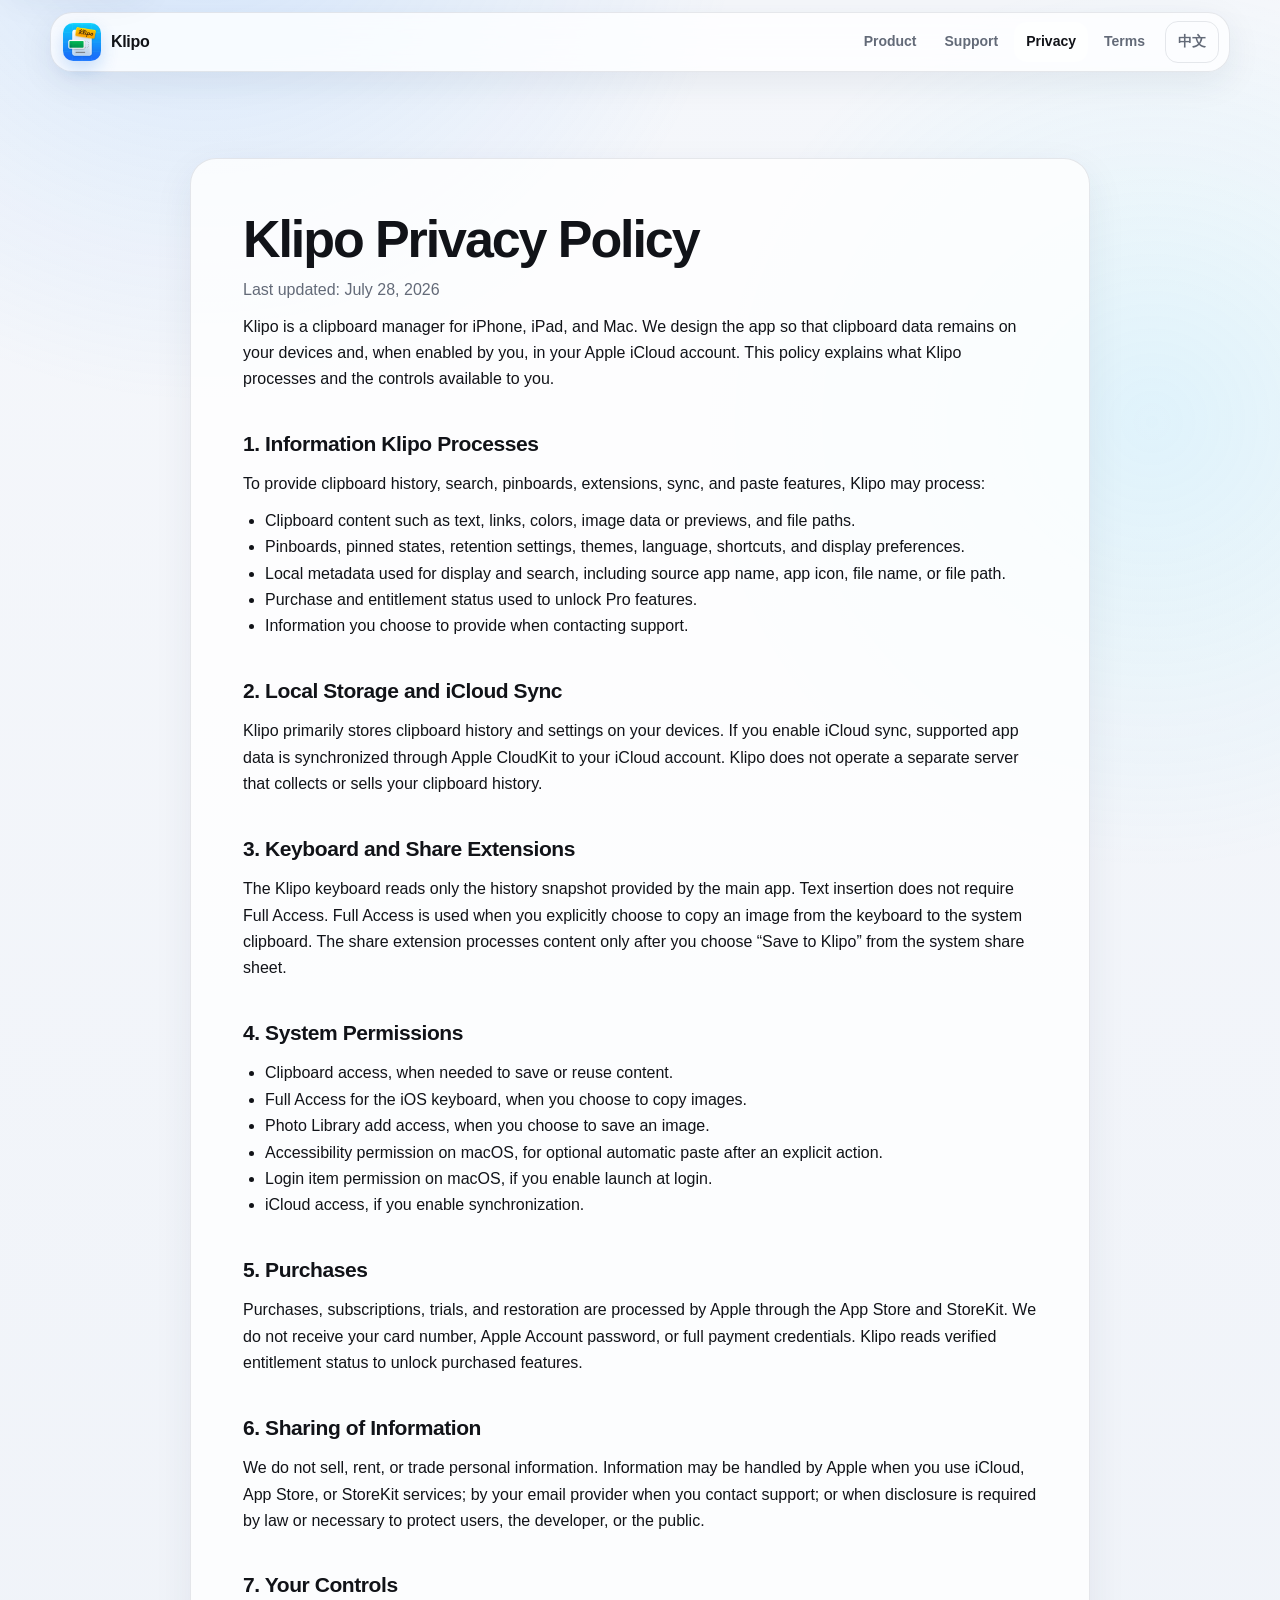
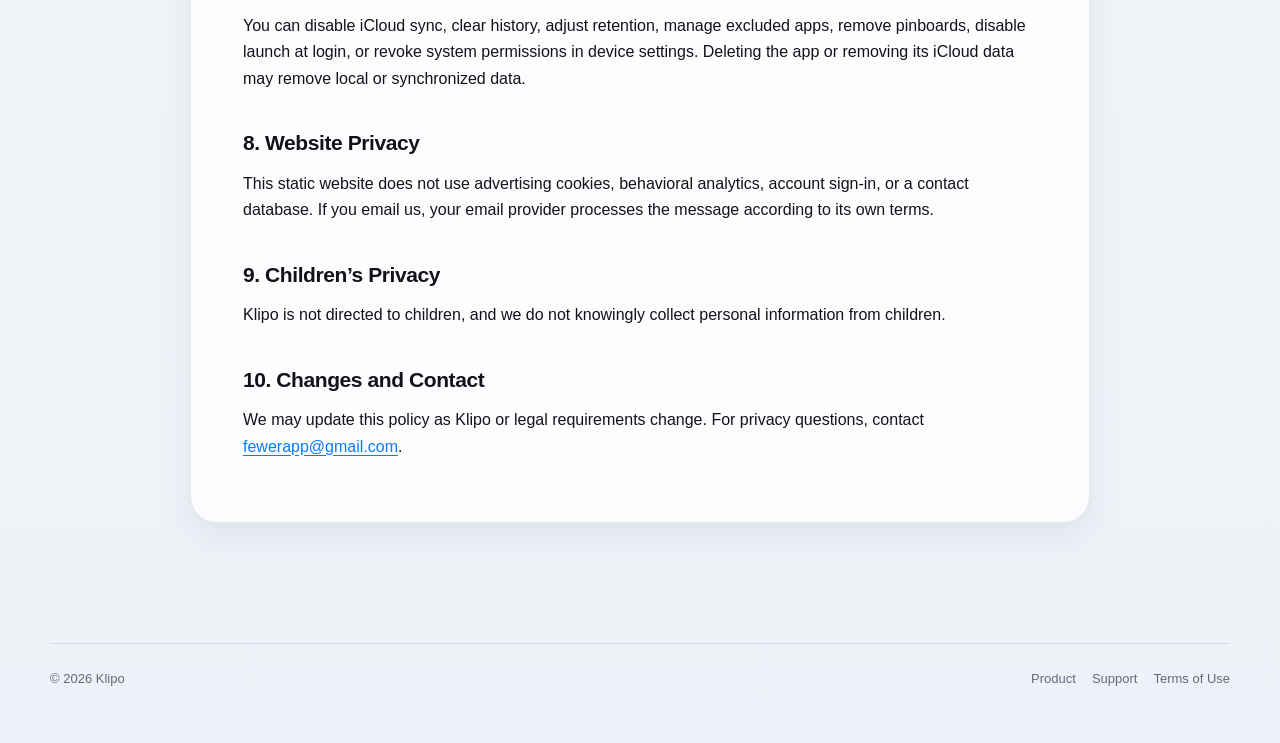
<file: privacy-policy.html>
<!doctype html>
<html lang="en" data-lang="en">
<head>
  <meta charset="utf-8">
  <meta name="viewport" content="width=device-width, initial-scale=1">
  <meta name="description" content="Klipo Privacy Policy">
  <meta name="theme-color" content="#0a7cff">
  <title>Klipo Privacy Policy</title>
  <link rel="icon" type="image/png" sizes="1024x1024" href="assets/app-icon.png?v=20260811">
  <link rel="shortcut icon" type="image/png" href="assets/app-icon.png?v=20260811">
  <link rel="apple-touch-icon" href="assets/app-icon.png?v=20260811">
  <link rel="stylesheet" href="assets/site.css?v=20260811-5">
  <script>
    try {
      document.documentElement.dataset.lang = localStorage.getItem("klipo-site-language") || (navigator.language.toLowerCase().startsWith("zh") ? "zh" : "en");
    } catch (_) {}
  </script>
</head>
<body data-title-zh="Klipo 隐私政策" data-title-en="Klipo Privacy Policy">
  <a class="skip-link" href="#main"><span data-lang="zh">跳到主要内容</span><span data-lang="en">Skip to content</span></a>
  <header class="site-header"><nav class="nav-shell" aria-label="Primary navigation"><a class="brand" href="index.html" aria-label="Klipo home"><img src="assets/app-icon.png?v=20260811" alt="" width="38" height="38"><span>Klipo</span></a><div class="nav-links"><a class="nav-link" href="index.html"><span data-lang="zh">产品</span><span data-lang="en">Product</span></a><a class="nav-link" href="support.html"><span data-lang="zh">支持</span><span data-lang="en">Support</span></a><a class="nav-link" href="privacy-policy.html" aria-current="page"><span data-lang="zh">隐私</span><span data-lang="en">Privacy</span></a><a class="nav-link" href="terms-of-use.html"><span data-lang="zh">条款</span><span data-lang="en">Terms</span></a><button class="language-toggle" type="button" data-language-toggle aria-label="切换到中文">中文</button></div></nav></header>
  <main id="main" class="legal-shell">
    <article class="legal-card">
      <h1><span data-lang="zh">Klipo 隐私政策</span><span data-lang="en">Klipo Privacy Policy</span></h1>
      <p class="legal-meta"><span data-lang="zh">最后更新：2026 年 7 月 28 日</span><span data-lang="en">Last updated: July 28, 2026</span></p>

      <div data-lang="en">
        <p>Klipo is a clipboard manager for iPhone, iPad, and Mac. We design the app so that clipboard data remains on your devices and, when enabled by you, in your Apple iCloud account. This policy explains what Klipo processes and the controls available to you.</p>
        <h2>1. Information Klipo Processes</h2>
        <p>To provide clipboard history, search, pinboards, extensions, sync, and paste features, Klipo may process:</p>
        <ul><li>Clipboard content such as text, links, colors, image data or previews, and file paths.</li><li>Pinboards, pinned states, retention settings, themes, language, shortcuts, and display preferences.</li><li>Local metadata used for display and search, including source app name, app icon, file name, or file path.</li><li>Purchase and entitlement status used to unlock Pro features.</li><li>Information you choose to provide when contacting support.</li></ul>
        <h2>2. Local Storage and iCloud Sync</h2>
        <p>Klipo primarily stores clipboard history and settings on your devices. If you enable iCloud sync, supported app data is synchronized through Apple CloudKit to your iCloud account. Klipo does not operate a separate server that collects or sells your clipboard history.</p>
        <h2>3. Keyboard and Share Extensions</h2>
        <p>The Klipo keyboard reads only the history snapshot provided by the main app. Text insertion does not require Full Access. Full Access is used when you explicitly choose to copy an image from the keyboard to the system clipboard. The share extension processes content only after you choose “Save to Klipo” from the system share sheet.</p>
        <h2>4. System Permissions</h2>
        <ul><li>Clipboard access, when needed to save or reuse content.</li><li>Full Access for the iOS keyboard, when you choose to copy images.</li><li>Photo Library add access, when you choose to save an image.</li><li>Accessibility permission on macOS, for optional automatic paste after an explicit action.</li><li>Login item permission on macOS, if you enable launch at login.</li><li>iCloud access, if you enable synchronization.</li></ul>
        <h2>5. Purchases</h2>
        <p>Purchases, subscriptions, trials, and restoration are processed by Apple through the App Store and StoreKit. We do not receive your card number, Apple Account password, or full payment credentials. Klipo reads verified entitlement status to unlock purchased features.</p>
        <h2>6. Sharing of Information</h2>
        <p>We do not sell, rent, or trade personal information. Information may be handled by Apple when you use iCloud, App Store, or StoreKit services; by your email provider when you contact support; or when disclosure is required by law or necessary to protect users, the developer, or the public.</p>
        <h2>7. Your Controls</h2>
        <p>You can disable iCloud sync, clear history, adjust retention, manage excluded apps, remove pinboards, disable launch at login, or revoke system permissions in device settings. Deleting the app or removing its iCloud data may remove local or synchronized data.</p>
        <h2>8. Website Privacy</h2>
        <p>This static website does not use advertising cookies, behavioral analytics, account sign-in, or a contact database. If you email us, your email provider processes the message according to its own terms.</p>
        <h2>9. Children’s Privacy</h2>
        <p>Klipo is not directed to children, and we do not knowingly collect personal information from children.</p>
        <h2>10. Changes and Contact</h2>
        <p>We may update this policy as Klipo or legal requirements change. For privacy questions, contact <a href="mailto:fewerapp@gmail.com">fewerapp@gmail.com</a>.</p>
      </div>

      <div data-lang="zh">
        <p>Klipo 轻贴是一款适用于 iPhone、iPad 与 Mac 的剪贴板管理工具。我们将产品设计为：剪贴内容保留在你的设备中，并仅在你主动开启后同步到你的 Apple iCloud 账户。本政策说明轻贴处理哪些信息以及你拥有的控制方式。</p>
        <h2>1. 轻贴处理的信息</h2>
        <p>为提供剪贴历史、搜索、固定板、系统扩展、同步与粘贴功能，轻贴可能处理：</p>
        <ul><li>文字、链接、颜色、图片数据或预览、文件路径等剪贴内容。</li><li>固定板、固定状态、保留期限、主题、语言、快捷键和显示偏好。</li><li>用于展示与搜索的本机元数据，例如来源 App 名称、图标、文件名或路径。</li><li>用于解锁 Pro 功能的购买与权益状态。</li><li>你在联系支持时主动提供的信息。</li></ul>
        <h2>2. 本机存储与 iCloud 同步</h2>
        <p>轻贴主要在你的设备上保存历史与设置。开启 iCloud 同步后，支持的数据会通过 Apple CloudKit 同步到你的 iCloud 账户。轻贴不运营收集或出售剪贴历史的独立服务器。</p>
        <h2>3. 键盘与分享扩展</h2>
        <p>Klipo 键盘仅读取主 App 提供的历史快照。插入文字不需要“完全访问”；仅当你主动选择从键盘复制图片到系统剪贴板时使用该权限。分享扩展仅在你从系统分享菜单主动选择“保存到 Klipo”后处理该次分享内容。</p>
        <h2>4. 系统权限</h2>
        <ul><li>在保存或重新使用内容时需要的剪贴板访问。</li><li>从 iOS 键盘复制图片时需要的“完全访问”。</li><li>主动保存图片时需要的照片图库添加权限。</li><li>Mac 上执行可选自动粘贴时需要的辅助功能权限。</li><li>你开启登录时启动后使用的 Mac 登录项权限。</li><li>你开启同步后使用的 iCloud 权限。</li></ul>
        <h2>5. 购买</h2>
        <p>购买、订阅、试用与恢复购买由 Apple 通过 App Store 和 StoreKit 处理。我们不会收到你的银行卡号、Apple 账户密码或完整付款凭据。轻贴仅读取经过验证的权益状态以解锁已购买功能。</p>
        <h2>6. 信息共享</h2>
        <p>我们不会出售、出租或交易个人信息。使用 iCloud、App Store 或 StoreKit 时，相关信息可能由 Apple 处理；联系支持时由你的邮件服务商处理；法律要求或保护用户、开发者与公众安全时可能依法披露。</p>
        <h2>7. 你的控制</h2>
        <p>你可以关闭 iCloud 同步、清空历史、调整保留期限、管理排除 App、删除固定板、关闭登录时启动，或在系统设置中撤销权限。删除 App 或移除其 iCloud 数据可能会删除本机或同步数据。</p>
        <h2>8. 网站隐私</h2>
        <p>本静态网站不使用广告 Cookie、行为分析、账户登录或联系数据库。如果你发送邮件，邮件将由你所使用的邮件服务商依据其条款处理。</p>
        <h2>9. 儿童隐私</h2>
        <p>轻贴并非面向儿童设计，我们不会故意收集儿童的个人信息。</p>
        <h2>10. 变更与联系</h2>
        <p>我们可能随轻贴功能或法律要求变化更新本政策。如有隐私问题，请联系 <a href="mailto:fewerapp@gmail.com">fewerapp@gmail.com</a>。</p>
      </div>
    </article>
  </main>
  <footer class="site-footer"><div class="footer-shell"><span>© <span data-current-year></span> Klipo</span><div class="footer-links"><a href="index.html"><span data-lang="zh">产品</span><span data-lang="en">Product</span></a><a href="support.html"><span data-lang="zh">支持</span><span data-lang="en">Support</span></a><a href="terms-of-use.html"><span data-lang="zh">用户协议</span><span data-lang="en">Terms of Use</span></a></div></div></footer>
  <script src="assets/site.js?v=20260811-2"></script>
</body>
</html>
</file>
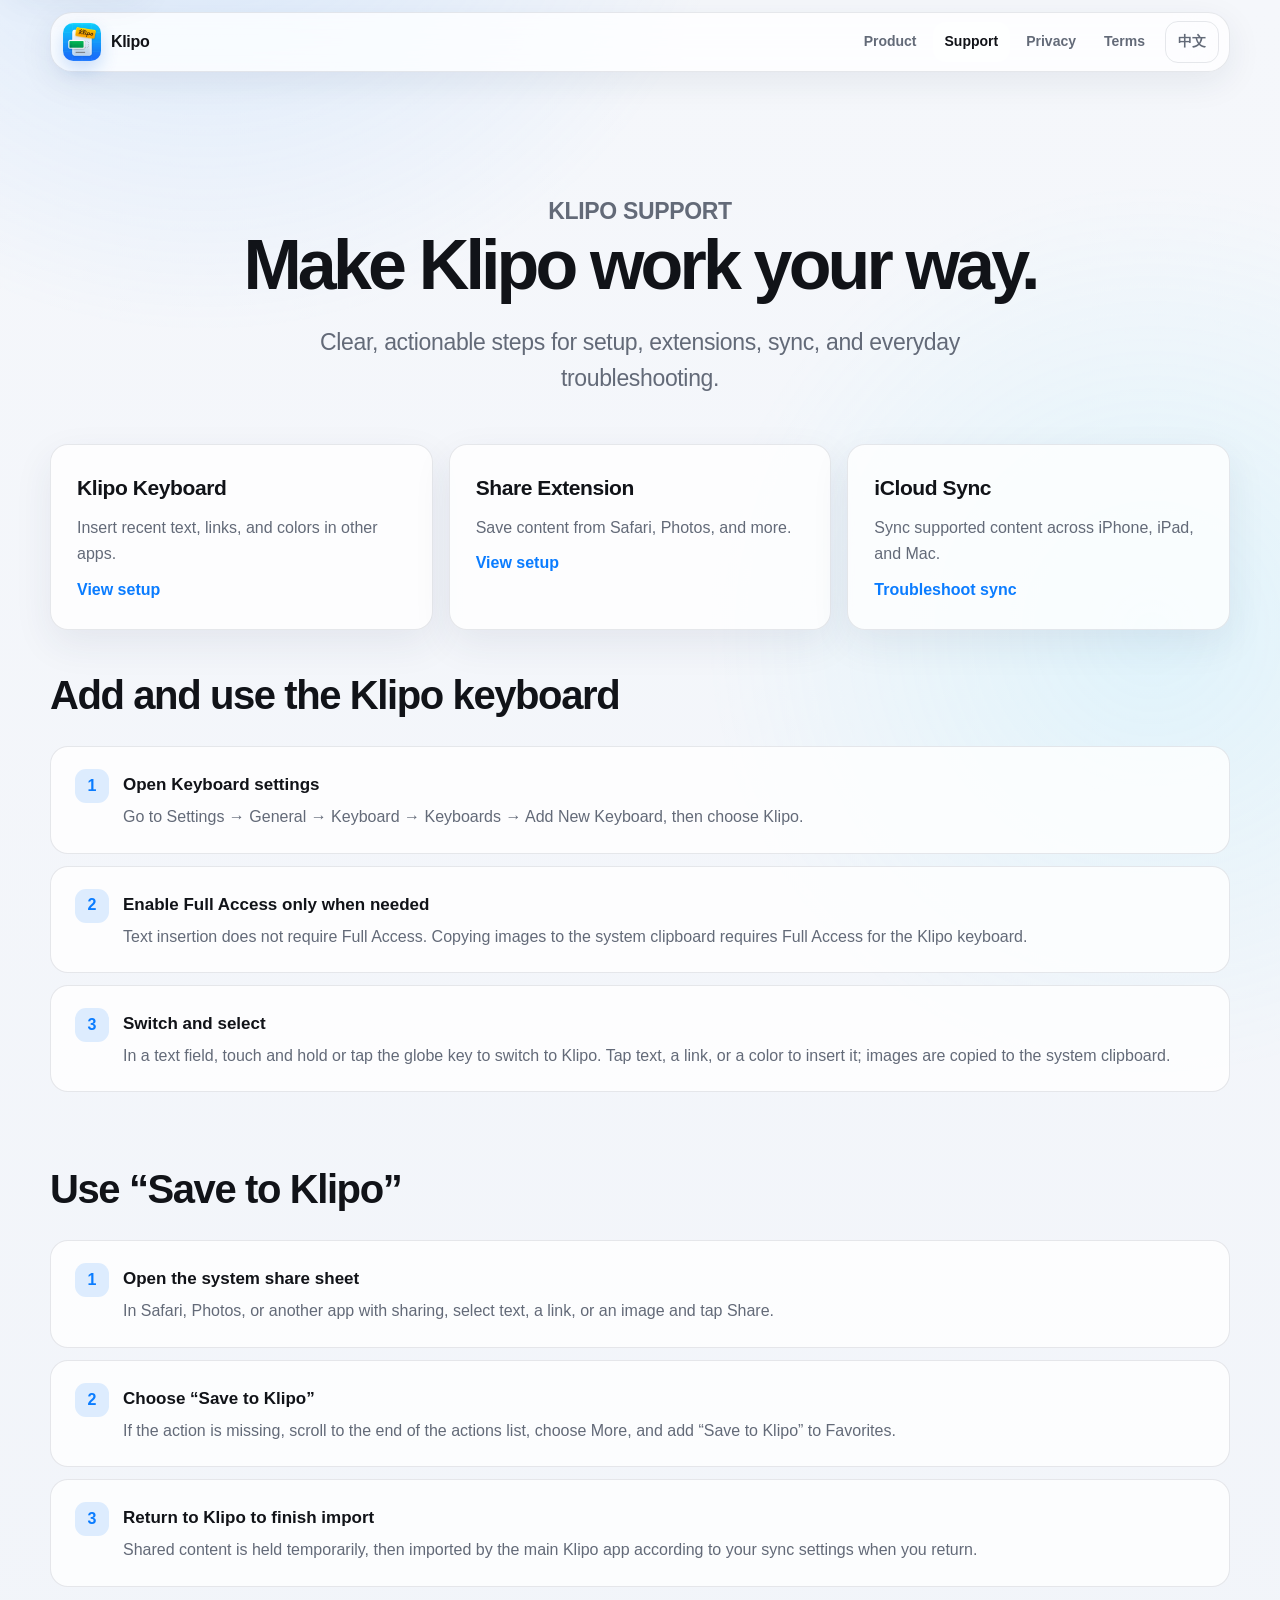
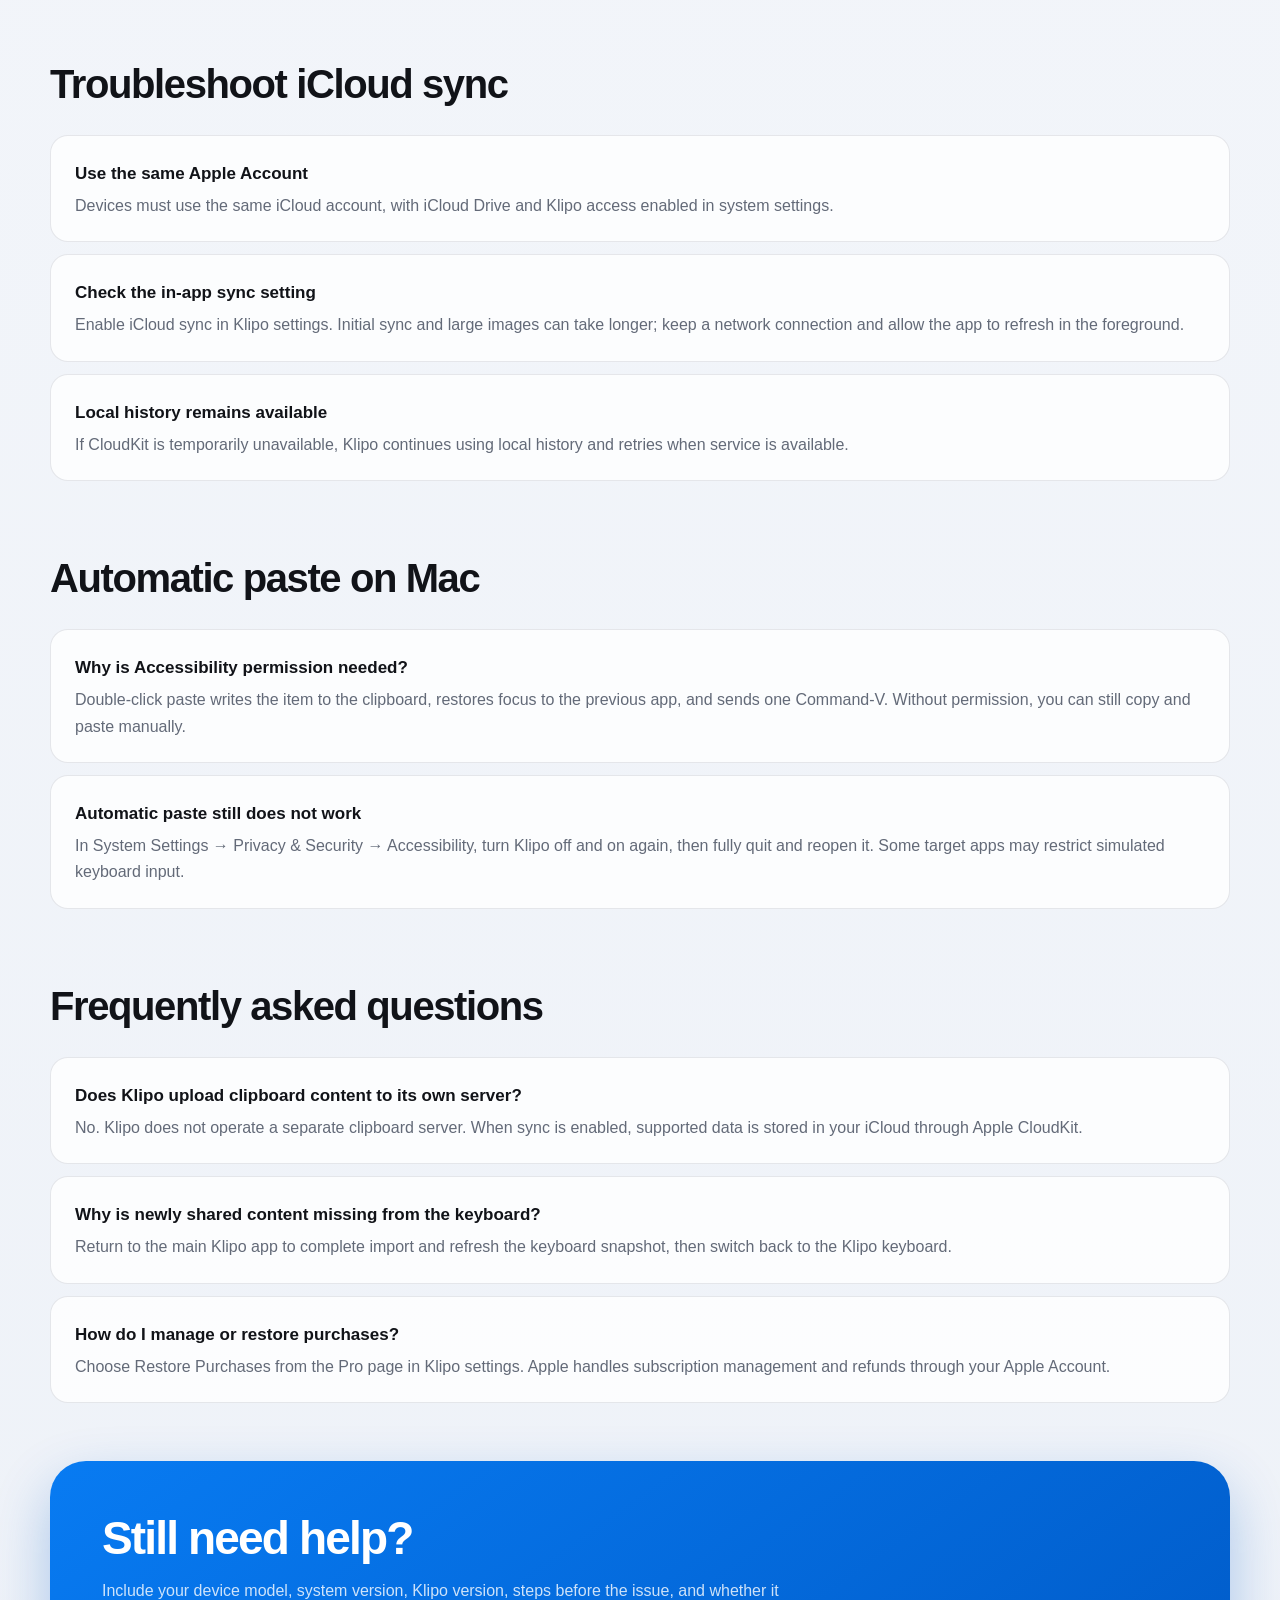
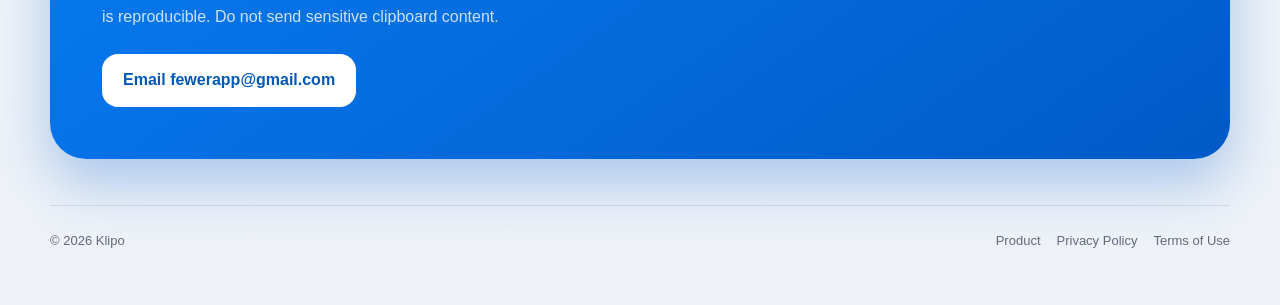
<file: support.html>
<!doctype html>
<html lang="zh-Hans" data-lang="zh">
<head>
  <meta charset="utf-8">
  <meta name="viewport" content="width=device-width, initial-scale=1">
  <meta name="description" content="Klipo 轻贴支持中心：键盘扩展、分享扩展、iCloud 同步、Mac 自动粘贴与常见问题。">
  <meta name="theme-color" content="#0a7cff">
  <title>Klipo 支持中心</title>
  <link rel="icon" type="image/png" sizes="1024x1024" href="assets/app-icon.png?v=20260811">
  <link rel="shortcut icon" type="image/png" href="assets/app-icon.png?v=20260811">
  <link rel="apple-touch-icon" href="assets/app-icon.png?v=20260811">
  <link rel="stylesheet" href="assets/site.css?v=20260811-5">
  <script>
    try {
      document.documentElement.dataset.lang = localStorage.getItem("klipo-site-language") || (navigator.language.toLowerCase().startsWith("zh") ? "zh" : "en");
    } catch (_) {}
  </script>
</head>
<body data-title-zh="Klipo 支持中心" data-title-en="Klipo Support">
  <a class="skip-link" href="#main"><span data-lang="zh">跳到主要内容</span><span data-lang="en">Skip to content</span></a>
  <header class="site-header">
    <nav class="nav-shell" aria-label="Primary navigation">
      <a class="brand" href="index.html" aria-label="Klipo home"><img src="assets/app-icon.png?v=20260811" alt="" width="38" height="38"><span>Klipo</span></a>
      <div class="nav-links">
        <a class="nav-link" href="index.html"><span data-lang="zh">产品</span><span data-lang="en">Product</span></a>
        <a class="nav-link" href="support.html" aria-current="page"><span data-lang="zh">支持</span><span data-lang="en">Support</span></a>
        <a class="nav-link" href="privacy-policy.html"><span data-lang="zh">隐私</span><span data-lang="en">Privacy</span></a>
        <a class="nav-link" href="terms-of-use.html"><span data-lang="zh">条款</span><span data-lang="en">Terms</span></a>
        <button class="language-toggle" type="button" data-language-toggle aria-label="Switch to English">EN</button>
      </div>
    </nav>
  </header>

  <main id="main">
    <div class="page-shell">
      <section class="page-hero">
        <p class="eyebrow reveal">Klipo Support</p>
        <h1 class="reveal"><span data-lang="zh">让轻贴按你的方式工作。</span><span data-lang="en">Make Klipo work your way.</span></h1>
        <p class="reveal"><span data-lang="zh">从首次设置到跨设备同步，这里提供清晰、可执行的解决步骤。</span><span data-lang="en">Clear, actionable steps for setup, extensions, sync, and everyday troubleshooting.</span></p>
      </section>

      <section class="support-grid reveal" aria-label="Support topics">
        <article class="support-card"><h2><span data-lang="zh">Klipo 键盘</span><span data-lang="en">Klipo Keyboard</span></h2><p><span data-lang="zh">在其他 App 中插入最近的文字、链接与颜色。</span><span data-lang="en">Insert recent text, links, and colors in other apps.</span></p><p><a href="#keyboard"><span data-lang="zh">查看设置</span><span data-lang="en">View setup</span></a></p></article>
        <article class="support-card"><h2><span data-lang="zh">分享扩展</span><span data-lang="en">Share Extension</span></h2><p><span data-lang="zh">从 Safari、照片等 App 主动保存内容。</span><span data-lang="en">Save content from Safari, Photos, and more.</span></p><p><a href="#share"><span data-lang="zh">查看设置</span><span data-lang="en">View setup</span></a></p></article>
        <article class="support-card"><h2><span data-lang="zh">iCloud 同步</span><span data-lang="en">iCloud Sync</span></h2><p><span data-lang="zh">在 iPhone、iPad 与 Mac 之间同步支持的内容。</span><span data-lang="en">Sync supported content across iPhone, iPad, and Mac.</span></p><p><a href="#icloud"><span data-lang="zh">排查同步</span><span data-lang="en">Troubleshoot sync</span></a></p></article>
      </section>

      <section class="support-section" id="keyboard">
        <h2><span data-lang="zh">添加并使用 Klipo 键盘</span><span data-lang="en">Add and use the Klipo keyboard</span></h2>
        <div class="steps">
          <article class="step-card reveal"><span class="step-number">1</span><div><h3><span data-lang="zh">打开键盘设置</span><span data-lang="en">Open Keyboard settings</span></h3><p><span data-lang="zh">前往“系统设置”→“通用”→“键盘”→“键盘”→“添加新键盘”，选择 Klipo。</span><span data-lang="en">Go to Settings → General → Keyboard → Keyboards → Add New Keyboard, then choose Klipo.</span></p></div></article>
          <article class="step-card reveal"><span class="step-number">2</span><div><h3><span data-lang="zh">按需要开启完全访问</span><span data-lang="en">Enable Full Access only when needed</span></h3><p><span data-lang="zh">插入文字不依赖完全访问。复制图片到系统剪贴板时，需要为 Klipo 键盘开启“允许完全访问”。</span><span data-lang="en">Text insertion does not require Full Access. Copying images to the system clipboard requires Full Access for the Klipo keyboard.</span></p></div></article>
          <article class="step-card reveal"><span class="step-number">3</span><div><h3><span data-lang="zh">切换并选择内容</span><span data-lang="en">Switch and select</span></h3><p><span data-lang="zh">在输入框中长按或轻点地球图标切换到 Klipo。轻点一条文字、链接或颜色即可插入；图片会复制到系统剪贴板。</span><span data-lang="en">In a text field, touch and hold or tap the globe key to switch to Klipo. Tap text, a link, or a color to insert it; images are copied to the system clipboard.</span></p></div></article>
        </div>
      </section>

      <section class="support-section" id="share">
        <h2><span data-lang="zh">使用“保存到 Klipo”</span><span data-lang="en">Use “Save to Klipo”</span></h2>
        <div class="steps">
          <article class="step-card reveal"><span class="step-number">1</span><div><h3><span data-lang="zh">打开系统分享菜单</span><span data-lang="en">Open the system share sheet</span></h3><p><span data-lang="zh">在 Safari、照片或其他支持分享的 App 中选择文字、链接或图片，然后轻点分享按钮。</span><span data-lang="en">In Safari, Photos, or another app with sharing, select text, a link, or an image and tap Share.</span></p></div></article>
          <article class="step-card reveal"><span class="step-number">2</span><div><h3><span data-lang="zh">选择“保存到 Klipo”</span><span data-lang="en">Choose “Save to Klipo”</span></h3><p><span data-lang="zh">如果没有看到该扩展，请滑到操作列表末尾，选择“更多”并把“保存到 Klipo”加入常用。</span><span data-lang="en">If the action is missing, scroll to the end of the actions list, choose More, and add “Save to Klipo” to Favorites.</span></p></div></article>
          <article class="step-card reveal"><span class="step-number">3</span><div><h3><span data-lang="zh">回到轻贴完成导入</span><span data-lang="en">Return to Klipo to finish import</span></h3><p><span data-lang="zh">分享内容会先进入安全的待处理区域；回到主 App 后由轻贴统一写入历史并按你的同步设置处理。</span><span data-lang="en">Shared content is held temporarily, then imported by the main Klipo app according to your sync settings when you return.</span></p></div></article>
        </div>
      </section>

      <section class="support-section" id="icloud">
        <h2><span data-lang="zh">iCloud 同步排查</span><span data-lang="en">Troubleshoot iCloud sync</span></h2>
        <div class="faq-list">
          <article class="faq-item reveal"><h3><span data-lang="zh">确认使用同一个 Apple 账户</span><span data-lang="en">Use the same Apple Account</span></h3><p><span data-lang="zh">各设备需要登录同一个 iCloud 账户，并在系统设置中为 iCloud Drive 和 Klipo 开启访问。</span><span data-lang="en">Devices must use the same iCloud account, with iCloud Drive and Klipo access enabled in system settings.</span></p></article>
          <article class="faq-item reveal"><h3><span data-lang="zh">确认轻贴内的同步开关</span><span data-lang="en">Check the in-app sync setting</span></h3><p><span data-lang="zh">在轻贴设置中开启 iCloud 同步。首次同步或大量图片同步可能需要更多时间，保持网络连接并让 App 完成一次前台刷新。</span><span data-lang="en">Enable iCloud sync in Klipo settings. Initial sync and large images can take longer; keep a network connection and allow the app to refresh in the foreground.</span></p></article>
          <article class="faq-item reveal"><h3><span data-lang="zh">同步不可用时内容仍保留在本机</span><span data-lang="en">Local history remains available</span></h3><p><span data-lang="zh">如果 CloudKit 暂时不可用，轻贴会继续使用本机历史；服务恢复后再尝试同步。</span><span data-lang="en">If CloudKit is temporarily unavailable, Klipo continues using local history and retries when service is available.</span></p></article>
        </div>
      </section>

      <section class="support-section" id="mac-paste">
        <h2><span data-lang="zh">Mac 自动粘贴</span><span data-lang="en">Automatic paste on Mac</span></h2>
        <div class="faq-list">
          <article class="faq-item reveal"><h3><span data-lang="zh">为什么需要辅助功能权限？</span><span data-lang="en">Why is Accessibility permission needed?</span></h3><p><span data-lang="zh">双击粘贴需要把内容写回系统剪贴板、恢复上一个 App 的焦点并执行一次 Command-V。没有该权限时，仍可复制后手动粘贴。</span><span data-lang="en">Double-click paste writes the item to the clipboard, restores focus to the previous app, and sends one Command-V. Without permission, you can still copy and paste manually.</span></p></article>
          <article class="faq-item reveal"><h3><span data-lang="zh">授权后仍然不能自动粘贴</span><span data-lang="en">Automatic paste still does not work</span></h3><p><span data-lang="zh">在“系统设置”→“隐私与安全性”→“辅助功能”中关闭再重新开启 Klipo，然后完全退出并重新打开轻贴。部分目标 App 可能限制模拟键盘输入。</span><span data-lang="en">In System Settings → Privacy &amp; Security → Accessibility, turn Klipo off and on again, then fully quit and reopen it. Some target apps may restrict simulated keyboard input.</span></p></article>
        </div>
      </section>

      <section class="support-section" id="faq">
        <h2><span data-lang="zh">常见问题</span><span data-lang="en">Frequently asked questions</span></h2>
        <div class="faq-list">
          <article class="faq-item reveal"><h3><span data-lang="zh">轻贴会把剪贴内容上传到自己的服务器吗？</span><span data-lang="en">Does Klipo upload clipboard content to its own server?</span></h3><p><span data-lang="zh">不会。轻贴不运营独立的剪贴板服务器。开启同步时，支持的数据通过 Apple CloudKit 存储在你的 iCloud 中。</span><span data-lang="en">No. Klipo does not operate a separate clipboard server. When sync is enabled, supported data is stored in your iCloud through Apple CloudKit.</span></p></article>
          <article class="faq-item reveal"><h3><span data-lang="zh">为什么键盘里看不到刚分享的内容？</span><span data-lang="en">Why is newly shared content missing from the keyboard?</span></h3><p><span data-lang="zh">先回到 Klipo 主 App 完成导入并刷新键盘快照，然后重新切换到 Klipo 键盘。</span><span data-lang="en">Return to the main Klipo app to complete import and refresh the keyboard snapshot, then switch back to the Klipo keyboard.</span></p></article>
          <article class="faq-item reveal"><h3><span data-lang="zh">如何管理或恢复购买？</span><span data-lang="en">How do I manage or restore purchases?</span></h3><p><span data-lang="zh">在轻贴设置的 Pro 页面选择“恢复购买”。订阅管理与退款由 Apple 处理，可在 Apple 账户的订阅设置中管理。</span><span data-lang="en">Choose Restore Purchases from the Pro page in Klipo settings. Apple handles subscription management and refunds through your Apple Account.</span></p></article>
        </div>
      </section>

      <section class="contact-panel reveal" id="contact">
        <h2><span data-lang="zh">仍然需要帮助？</span><span data-lang="en">Still need help?</span></h2>
        <p><span data-lang="zh">邮件中请写明设备型号、系统版本、Klipo 版本、问题发生前后的操作以及能否稳定复现。请不要发送剪贴板中的敏感内容。</span><span data-lang="en">Include your device model, system version, Klipo version, steps before the issue, and whether it is reproducible. Do not send sensitive clipboard content.</span></p>
        <a class="button" href="mailto:fewerapp@gmail.com?subject=Klipo%20Support"><span data-lang="zh">发送邮件至 fewerapp@gmail.com</span><span data-lang="en">Email fewerapp@gmail.com</span></a>
      </section>
    </div>
  </main>

  <footer class="site-footer"><div class="footer-shell"><span>© <span data-current-year></span> Klipo</span><div class="footer-links"><a href="index.html"><span data-lang="zh">产品</span><span data-lang="en">Product</span></a><a href="privacy-policy.html"><span data-lang="zh">隐私政策</span><span data-lang="en">Privacy Policy</span></a><a href="terms-of-use.html"><span data-lang="zh">用户协议</span><span data-lang="en">Terms of Use</span></a></div></div></footer>
  <script src="assets/site.js?v=20260811-2"></script>
</body>
</html>
</file>
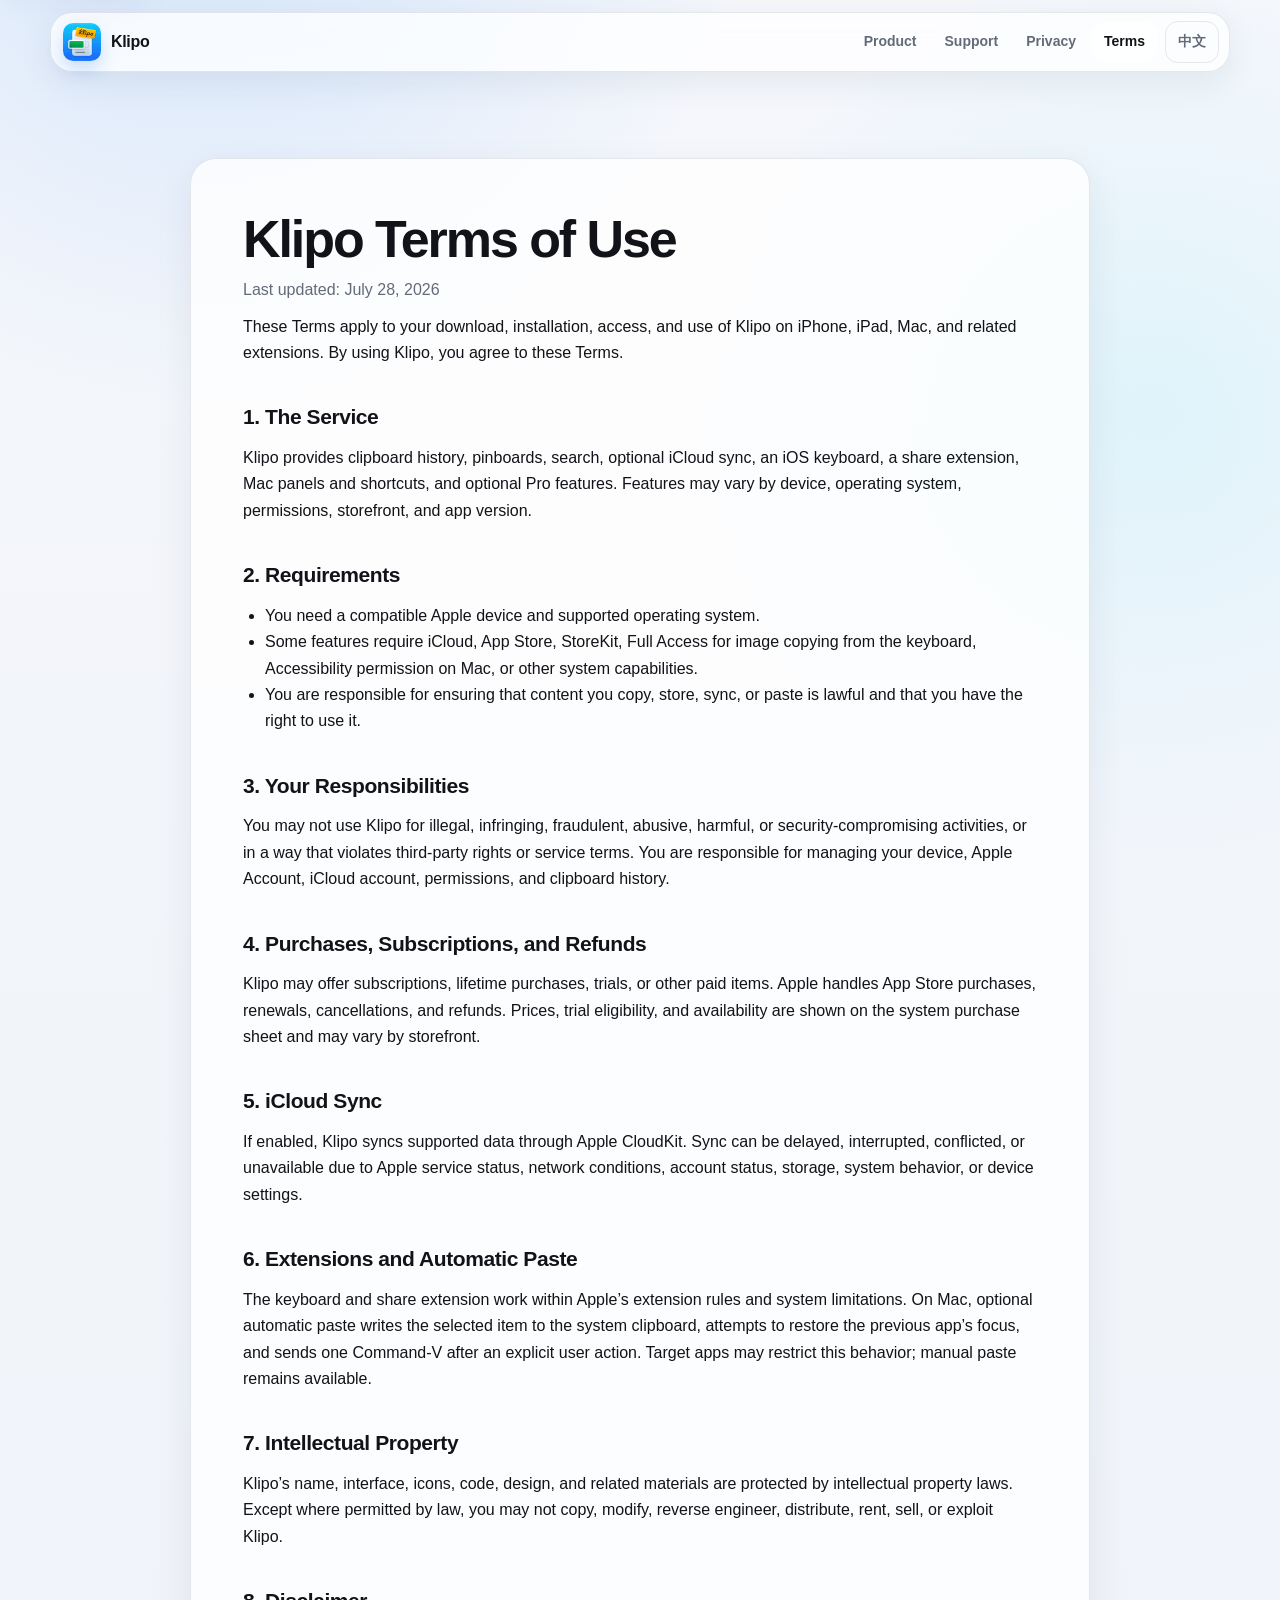
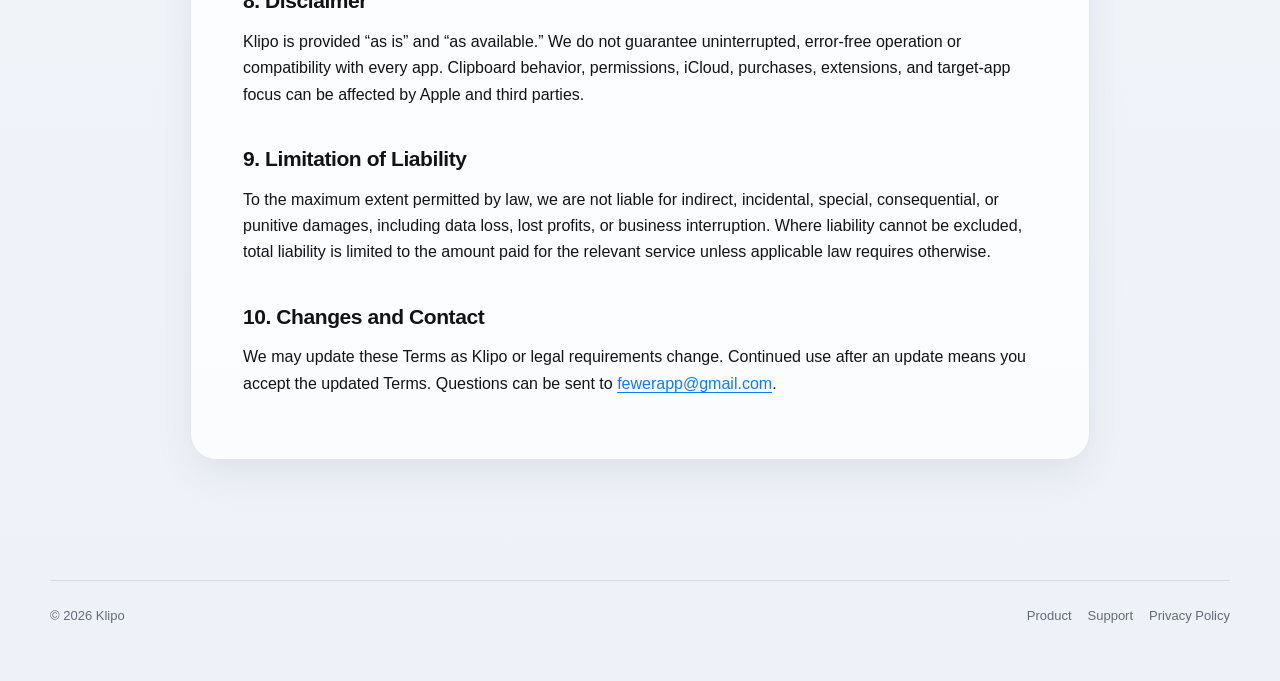
<file: terms-of-use.html>
<!doctype html>
<html lang="en" data-lang="en">
<head>
  <meta charset="utf-8">
  <meta name="viewport" content="width=device-width, initial-scale=1">
  <meta name="description" content="Klipo Terms of Use">
  <meta name="theme-color" content="#0a7cff">
  <title>Klipo Terms of Use</title>
  <link rel="icon" type="image/png" sizes="1024x1024" href="assets/app-icon.png?v=20260811">
  <link rel="shortcut icon" type="image/png" href="assets/app-icon.png?v=20260811">
  <link rel="apple-touch-icon" href="assets/app-icon.png?v=20260811">
  <link rel="stylesheet" href="assets/site.css?v=20260811-5">
  <script>
    try {
      document.documentElement.dataset.lang = localStorage.getItem("klipo-site-language") || (navigator.language.toLowerCase().startsWith("zh") ? "zh" : "en");
    } catch (_) {}
  </script>
</head>
<body data-title-zh="Klipo 用户协议" data-title-en="Klipo Terms of Use">
  <a class="skip-link" href="#main"><span data-lang="zh">跳到主要内容</span><span data-lang="en">Skip to content</span></a>
  <header class="site-header"><nav class="nav-shell" aria-label="Primary navigation"><a class="brand" href="index.html" aria-label="Klipo home"><img src="assets/app-icon.png?v=20260811" alt="" width="38" height="38"><span>Klipo</span></a><div class="nav-links"><a class="nav-link" href="index.html"><span data-lang="zh">产品</span><span data-lang="en">Product</span></a><a class="nav-link" href="support.html"><span data-lang="zh">支持</span><span data-lang="en">Support</span></a><a class="nav-link" href="privacy-policy.html"><span data-lang="zh">隐私</span><span data-lang="en">Privacy</span></a><a class="nav-link" href="terms-of-use.html" aria-current="page"><span data-lang="zh">条款</span><span data-lang="en">Terms</span></a><button class="language-toggle" type="button" data-language-toggle aria-label="切换到中文">中文</button></div></nav></header>
  <main id="main" class="legal-shell">
    <article class="legal-card">
      <h1><span data-lang="zh">Klipo 用户协议</span><span data-lang="en">Klipo Terms of Use</span></h1>
      <p class="legal-meta"><span data-lang="zh">最后更新：2026 年 7 月 28 日</span><span data-lang="en">Last updated: July 28, 2026</span></p>

      <div data-lang="en">
        <p>These Terms apply to your download, installation, access, and use of Klipo on iPhone, iPad, Mac, and related extensions. By using Klipo, you agree to these Terms.</p>
        <h2>1. The Service</h2><p>Klipo provides clipboard history, pinboards, search, optional iCloud sync, an iOS keyboard, a share extension, Mac panels and shortcuts, and optional Pro features. Features may vary by device, operating system, permissions, storefront, and app version.</p>
        <h2>2. Requirements</h2><ul><li>You need a compatible Apple device and supported operating system.</li><li>Some features require iCloud, App Store, StoreKit, Full Access for image copying from the keyboard, Accessibility permission on Mac, or other system capabilities.</li><li>You are responsible for ensuring that content you copy, store, sync, or paste is lawful and that you have the right to use it.</li></ul>
        <h2>3. Your Responsibilities</h2><p>You may not use Klipo for illegal, infringing, fraudulent, abusive, harmful, or security-compromising activities, or in a way that violates third-party rights or service terms. You are responsible for managing your device, Apple Account, iCloud account, permissions, and clipboard history.</p>
        <h2>4. Purchases, Subscriptions, and Refunds</h2><p>Klipo may offer subscriptions, lifetime purchases, trials, or other paid items. Apple handles App Store purchases, renewals, cancellations, and refunds. Prices, trial eligibility, and availability are shown on the system purchase sheet and may vary by storefront.</p>
        <h2>5. iCloud Sync</h2><p>If enabled, Klipo syncs supported data through Apple CloudKit. Sync can be delayed, interrupted, conflicted, or unavailable due to Apple service status, network conditions, account status, storage, system behavior, or device settings.</p>
        <h2>6. Extensions and Automatic Paste</h2><p>The keyboard and share extension work within Apple’s extension rules and system limitations. On Mac, optional automatic paste writes the selected item to the system clipboard, attempts to restore the previous app’s focus, and sends one Command-V after an explicit user action. Target apps may restrict this behavior; manual paste remains available.</p>
        <h2>7. Intellectual Property</h2><p>Klipo’s name, interface, icons, code, design, and related materials are protected by intellectual property laws. Except where permitted by law, you may not copy, modify, reverse engineer, distribute, rent, sell, or exploit Klipo.</p>
        <h2>8. Disclaimer</h2><p>Klipo is provided “as is” and “as available.” We do not guarantee uninterrupted, error-free operation or compatibility with every app. Clipboard behavior, permissions, iCloud, purchases, extensions, and target-app focus can be affected by Apple and third parties.</p>
        <h2>9. Limitation of Liability</h2><p>To the maximum extent permitted by law, we are not liable for indirect, incidental, special, consequential, or punitive damages, including data loss, lost profits, or business interruption. Where liability cannot be excluded, total liability is limited to the amount paid for the relevant service unless applicable law requires otherwise.</p>
        <h2>10. Changes and Contact</h2><p>We may update these Terms as Klipo or legal requirements change. Continued use after an update means you accept the updated Terms. Questions can be sent to <a href="mailto:fewerapp@gmail.com">fewerapp@gmail.com</a>.</p>
      </div>

      <div data-lang="zh">
        <p>本协议适用于你在 iPhone、iPad、Mac 及相关系统扩展中下载、安装、访问和使用 Klipo 轻贴。使用轻贴即表示你同意本协议。</p>
        <h2>1. 服务内容</h2><p>轻贴提供剪贴历史、固定板、搜索、可选 iCloud 同步、iOS 键盘、分享扩展、Mac 面板与快捷操作，以及可选 Pro 功能。功能可能因设备、系统版本、权限、商店地区和 App 版本而不同。</p>
        <h2>2. 使用要求</h2><ul><li>你需要兼容的 Apple 设备和受支持的系统版本。</li><li>部分功能需要 iCloud、App Store、StoreKit、键盘图片复制所需的“完全访问”、Mac 辅助功能权限或其他系统能力。</li><li>你应确保复制、存储、同步或粘贴的内容合法，并拥有相应使用权。</li></ul>
        <h2>3. 用户责任</h2><p>你不得将轻贴用于违法、侵权、欺诈、滥用、有害或危害安全的活动，也不得侵犯第三方权利或服务条款。你有责任管理自己的设备、Apple 账户、iCloud 账户、系统权限和剪贴历史。</p>
        <h2>4. 购买、订阅与退款</h2><p>轻贴可能提供订阅、永久买断、试用或其他付费项目。App Store 购买、续订、取消和退款均由 Apple 处理。价格、试用资格和可用性以系统购买确认页为准，并可能因商店地区而不同。</p>
        <h2>5. iCloud 同步</h2><p>开启后，轻贴通过 Apple CloudKit 同步支持的数据。同步可能因 Apple 服务状态、网络、账户状态、存储空间、系统行为或设备设置出现延迟、中断、冲突或暂时不可用。</p>
        <h2>6. 系统扩展与自动粘贴</h2><p>键盘和分享扩展受 Apple 扩展规则与系统限制约束。Mac 可选自动粘贴会在用户明确操作后，将选中项目写回系统剪贴板、尝试恢复上一个 App 的焦点，并执行一次 Command-V。目标 App 可能限制该行为，此时仍可手动粘贴。</p>
        <h2>7. 知识产权</h2><p>轻贴的名称、界面、图标、代码、设计及相关材料受知识产权法律保护。除法律允许外，你不得复制、修改、反向工程、分发、出租、出售或利用轻贴。</p>
        <h2>8. 免责声明</h2><p>轻贴按“现状”和“可用状态”提供。我们不保证服务始终不中断、没有错误或兼容所有 App。剪贴板行为、权限、iCloud、购买、系统扩展和目标 App 焦点可能受 Apple 或第三方影响。</p>
        <h2>9. 责任限制</h2><p>在法律允许的最大范围内，我们不对间接、附带、特殊、后果性或惩罚性损失负责，包括数据丢失、利润损失或业务中断。法律不允许排除责任时，总责任以你为相关服务支付的金额为限，除非适用法律另有要求。</p>
        <h2>10. 变更与联系</h2><p>我们可能随轻贴功能或法律要求变化更新本协议。更新后继续使用即表示接受新协议。如有问题，请联系 <a href="mailto:fewerapp@gmail.com">fewerapp@gmail.com</a>。</p>
      </div>
    </article>
  </main>
  <footer class="site-footer"><div class="footer-shell"><span>© <span data-current-year></span> Klipo</span><div class="footer-links"><a href="index.html"><span data-lang="zh">产品</span><span data-lang="en">Product</span></a><a href="support.html"><span data-lang="zh">支持</span><span data-lang="en">Support</span></a><a href="privacy-policy.html"><span data-lang="zh">隐私政策</span><span data-lang="en">Privacy Policy</span></a></div></div></footer>
  <script src="assets/site.js?v=20260811-2"></script>
</body>
</html>
</file>
<file: assets/site.css>
:root {
  color-scheme: light dark;
  --page: #f5f7fb;
  --page-strong: #eef2f8;
  --surface: rgba(255, 255, 255, 0.78);
  --surface-solid: #ffffff;
  --surface-subtle: rgba(255, 255, 255, 0.58);
  --text: #111318;
  --muted: #636a78;
  --line: rgba(23, 35, 58, 0.10);
  --blue: #0a7cff;
  --blue-strong: #0066df;
  --green: #22a559;
  --shadow: 0 24px 70px rgba(35, 55, 90, 0.12);
  --shadow-soft: 0 14px 38px rgba(35, 55, 90, 0.08);
  --radius-xl: 36px;
  --radius-lg: 26px;
  --radius-md: 18px;
  --content: 1180px;
}

@media (prefers-color-scheme: dark) {
  :root {
    --page: #080a0f;
    --page-strong: #10141c;
    --surface: rgba(24, 28, 38, 0.76);
    --surface-solid: #171b24;
    --surface-subtle: rgba(26, 31, 42, 0.62);
    --text: #f6f7fa;
    --muted: #aab1bf;
    --line: rgba(226, 233, 247, 0.12);
    --blue: #57a6ff;
    --blue-strong: #82bcff;
    --green: #53cf85;
    --shadow: 0 28px 80px rgba(0, 0, 0, 0.38);
    --shadow-soft: 0 16px 44px rgba(0, 0, 0, 0.24);
  }
}

* {
  box-sizing: border-box;
}

html {
  scroll-behavior: smooth;
  background: var(--page);
}

html[data-lang="zh"] [data-lang="en"],
html[data-lang="en"] [data-lang="zh"] {
  display: none !important;
}

body {
  margin: 0;
  min-width: 320px;
  background:
    radial-gradient(circle at 16% -6%, rgba(79, 159, 255, 0.20), transparent 34rem),
    radial-gradient(circle at 90% 18%, rgba(100, 224, 255, 0.14), transparent 28rem),
    linear-gradient(180deg, var(--page) 0%, var(--page-strong) 100%);
  color: var(--text);
  font: 400 16px/1.65 -apple-system, BlinkMacSystemFont, "SF Pro Text", "PingFang SC", "Segoe UI", sans-serif;
  -webkit-font-smoothing: antialiased;
  text-rendering: optimizeLegibility;
}

img {
  display: block;
  max-width: 100%;
}

a {
  color: inherit;
  text-decoration: none;
}

button,
a {
  -webkit-tap-highlight-color: transparent;
}

button {
  font: inherit;
}

.skip-link {
  position: fixed;
  top: 10px;
  left: 10px;
  z-index: 100;
  transform: translateY(-160%);
  padding: 10px 14px;
  border-radius: 12px;
  background: var(--surface-solid);
  color: var(--text);
  box-shadow: var(--shadow-soft);
}

.skip-link:focus {
  transform: translateY(0);
}

.site-header {
  position: sticky;
  top: 0;
  z-index: 20;
  padding: 12px 20px;
}

.nav-shell {
  width: min(100%, var(--content));
  min-height: 60px;
  margin: 0 auto;
  padding: 8px 10px 8px 12px;
  display: flex;
  align-items: center;
  gap: 20px;
  border: 1px solid var(--line);
  border-radius: 22px;
  background: var(--surface);
  box-shadow: 0 10px 34px rgba(30, 45, 75, 0.08);
  backdrop-filter: blur(24px) saturate(160%);
  -webkit-backdrop-filter: blur(24px) saturate(160%);
}

.brand {
  display: inline-flex;
  align-items: center;
  gap: 10px;
  flex: 0 0 auto;
  font-weight: 720;
  letter-spacing: -0.02em;
}

.brand img {
  width: 38px;
  height: 38px;
  border-radius: 10px;
  box-shadow: 0 8px 18px rgba(0, 102, 223, 0.20);
}

.nav-links {
  margin-left: auto;
  display: flex;
  align-items: center;
  gap: 4px;
}

.nav-link,
.language-toggle {
  min-height: 40px;
  padding: 8px 12px;
  display: inline-flex;
  align-items: center;
  justify-content: center;
  border-radius: 13px;
  color: var(--muted);
  font-size: 14px;
  font-weight: 600;
  transition: background-color 160ms ease, color 160ms ease, transform 100ms ease-out;
}

.nav-link:hover,
.nav-link[aria-current="page"] {
  background: var(--surface-subtle);
  color: var(--text);
}

.nav-link:active,
.language-toggle:active,
.button:active {
  transform: scale(0.97);
}

.language-toggle {
  margin-left: 4px;
  border: 1px solid var(--line);
  background: transparent;
  cursor: pointer;
}

.page-shell {
  width: min(calc(100% - 40px), var(--content));
  margin: 0 auto;
}

.hero {
  position: relative;
  min-height: min(760px, calc(100svh - 84px));
  padding: 76px 0 104px;
  display: flex;
  flex-direction: column;
  justify-content: center;
  text-align: center;
}

.hero-icon {
  width: 108px;
  height: 108px;
  margin: 0 auto 26px;
  border-radius: 27px;
  box-shadow: 0 24px 50px rgba(0, 112, 238, 0.26);
}

.eyebrow {
  margin: 0 0 14px;
  color: var(--blue);
  font-size: 14px;
  font-weight: 720;
  letter-spacing: 0.08em;
  text-transform: uppercase;
}

.hero h1,
.page-hero h1 {
  margin: 0;
  font-size: clamp(44px, 7.4vw, 84px);
  line-height: 1.02;
  letter-spacing: -0.055em;
  font-weight: 780;
}

.hero-copy,
.page-hero p {
  max-width: 700px;
  margin: 24px auto 0;
  color: var(--muted);
  font-size: clamp(18px, 2.2vw, 23px);
  line-height: 1.55;
  letter-spacing: -0.015em;
}

.platform-row {
  margin: 26px 0 0;
  display: flex;
  justify-content: center;
  flex-wrap: wrap;
  gap: 22px;
  list-style: none;
  padding: 0;
}

.platform-row li {
  position: relative;
  color: var(--muted);
  font-size: 13px;
  font-weight: 650;
}

.platform-row li + li::before {
  position: absolute;
  left: -13px;
  color: var(--line);
  content: "•";
}

.hero-actions {
  margin-top: 34px;
  display: flex;
  justify-content: center;
  flex-wrap: wrap;
  gap: 12px;
}

.button {
  min-height: 50px;
  padding: 12px 20px;
  display: inline-flex;
  align-items: center;
  justify-content: center;
  gap: 8px;
  border: 1px solid transparent;
  border-radius: 16px;
  font-weight: 680;
  transition: transform 100ms ease-out, box-shadow 180ms ease, background-color 180ms ease;
}

.button-primary {
  background: linear-gradient(180deg, #168aff 0%, #006fe8 100%);
  color: #fff;
  box-shadow: 0 12px 30px rgba(0, 112, 232, 0.28);
}

.button-primary:hover {
  box-shadow: 0 16px 38px rgba(0, 112, 232, 0.36);
}

.button-secondary {
  border-color: var(--line);
  background: var(--surface);
  color: var(--text);
  backdrop-filter: blur(18px);
  -webkit-backdrop-filter: blur(18px);
}

.button-secondary:hover {
  background: var(--surface-solid);
}

.section {
  padding: 94px 0;
  border-top: 1px solid var(--line);
}

.section-heading {
  max-width: 780px;
  margin: 0 0 42px;
  text-align: left;
}

.section-heading h2 {
  margin: 0;
  font-size: clamp(32px, 4.4vw, 54px);
  line-height: 1.08;
  letter-spacing: -0.042em;
}

.section-heading p {
  max-width: 690px;
  margin: 16px 0 0;
  color: var(--muted);
  font-size: 18px;
}

.feature-grid {
  display: grid;
  grid-template-columns: repeat(3, minmax(0, 1fr));
  gap: 16px;
}

.feature-card,
.support-card,
.legal-card {
  border: 1px solid var(--line);
  background: var(--surface);
  box-shadow: var(--shadow-soft);
}

.feature-card {
  position: relative;
  min-height: 300px;
  padding: 28px;
  display: flex;
  flex-direction: column;
  justify-content: flex-end;
  overflow: hidden;
  border-radius: var(--radius-lg);
  box-shadow: none;
}

.feature-card h3 {
  margin: 0;
  font-size: clamp(24px, 3vw, 34px);
  line-height: 1.15;
  letter-spacing: -0.03em;
}

.feature-card p {
  margin: 12px 0 0;
  color: var(--muted);
  font-size: 16px;
}

.feature-symbol {
  position: absolute;
  top: 28px;
  left: 28px;
  width: 46px;
  height: 46px;
  display: grid;
  place-items: center;
  border-radius: 14px;
  background: rgba(10, 124, 255, 0.12);
  color: var(--blue);
  font-size: 21px;
  font-weight: 760;
}

.feature-card .feature-index {
  position: absolute;
  top: 30px;
  right: 28px;
  margin: 0;
  color: var(--muted);
  font-size: 12px;
  font-weight: 700;
  letter-spacing: 0.08em;
}

.mac-showcase {
  display: block;
}

.mac-video {
  width: min(100%, 820px);
  margin: 0 auto;
}

.mac-video-frame {
  position: relative;
  aspect-ratio: 1600 / 1094;
}

.mac-video-poster,
.mac-video video {
  position: absolute;
  inset: 0;
  display: block;
  width: 100%;
  height: 100%;
  object-fit: contain;
  border: 1px solid var(--line);
  border-radius: 20px;
  background: #000;
  box-shadow: var(--shadow-soft);
}

.mac-video-poster {
  z-index: 1;
}

.mac-video video {
  z-index: 2;
  opacity: 0;
  transition: opacity 140ms ease-out;
}

.mac-video video.is-ready {
  opacity: 1;
}

[data-motion-video] {
  pointer-events: none;
  user-select: none;
  -webkit-user-select: none;
  -webkit-touch-callout: none;
}

.mac-gallery {
  margin-top: 38px;
  display: grid;
  grid-template-columns: repeat(3, minmax(0, 1fr));
  gap: 14px;
}

.mac-media {
  min-width: 0;
  margin: 0;
}

.mac-media img {
  display: block;
  width: 100%;
  height: auto;
  object-fit: contain;
  border: 1px solid var(--line);
  border-radius: 16px;
}

.mac-media figcaption,
.mac-video figcaption {
  margin-top: 10px;
  color: var(--muted);
  font-size: 14px;
  font-weight: 620;
}

.motion-grid {
  display: grid;
  grid-template-columns: repeat(6, minmax(0, 1fr));
  gap: 14px;
  align-items: start;
}

.motion-card {
  min-width: 0;
}

.motion-card h3 {
  margin: 10px 2px 0;
  overflow: hidden;
  font-size: 15px;
  line-height: 1.25;
  letter-spacing: -0.01em;
  text-overflow: ellipsis;
  white-space: nowrap;
}

.motion-card video {
  display: block;
  width: 100%;
  height: auto;
  object-fit: contain;
  border: 1px solid var(--line);
  border-radius: 14px;
  background: transparent;
  box-shadow: var(--shadow-soft);
}

.privacy-strip {
  padding: clamp(28px, 4vw, 46px);
  display: grid;
  grid-template-columns: 1.2fr 0.8fr;
  gap: 28px;
  align-items: center;
  border: 1px solid rgba(10, 124, 255, 0.18);
  border-radius: var(--radius-xl);
  background: linear-gradient(135deg, rgba(10, 124, 255, 0.12), rgba(93, 211, 255, 0.08));
  box-shadow: none;
}

.privacy-strip h2 {
  margin: 0;
  font-size: clamp(30px, 4vw, 48px);
  line-height: 1.1;
  letter-spacing: -0.04em;
}

.privacy-strip p {
  margin: 14px 0 0;
  color: var(--muted);
  font-size: 17px;
}

.privacy-facts {
  display: grid;
  gap: 10px;
}

.privacy-fact {
  padding: 13px 15px;
  border-radius: 15px;
  background: var(--surface);
  color: var(--text);
  font-size: 14px;
  font-weight: 620;
}

.cta-card {
  padding: clamp(36px, 6vw, 72px);
  text-align: center;
  border: 1px solid var(--line);
  border-radius: var(--radius-xl);
  background: var(--surface-solid);
  box-shadow: var(--shadow);
}

.cta-card h2 {
  margin: 0;
  font-size: clamp(32px, 5vw, 56px);
  line-height: 1.08;
  letter-spacing: -0.045em;
}

.cta-card p {
  max-width: 660px;
  margin: 16px auto 26px;
  color: var(--muted);
  font-size: 18px;
}

.page-hero {
  padding: 86px 0 48px;
  text-align: center;
}

.page-hero h1 {
  font-size: clamp(42px, 6vw, 70px);
}

.support-grid {
  display: grid;
  grid-template-columns: repeat(3, minmax(0, 1fr));
  gap: 16px;
}

.support-card {
  padding: 26px;
  border-radius: var(--radius-md);
}

.support-card h2,
.support-card h3 {
  margin: 0;
  font-size: 21px;
  letter-spacing: -0.02em;
}

.support-card p {
  margin: 9px 0 0;
  color: var(--muted);
}

.support-card a {
  color: var(--blue);
  font-weight: 650;
}

.support-section {
  padding: 32px 0;
  scroll-margin-top: 98px;
}

.support-section > h2 {
  margin: 0 0 18px;
  font-size: clamp(28px, 3.5vw, 40px);
  letter-spacing: -0.035em;
}

.steps,
.faq-list {
  display: grid;
  gap: 12px;
}

.step-card,
.faq-item {
  padding: 22px 24px;
  border: 1px solid var(--line);
  border-radius: var(--radius-md);
  background: var(--surface);
}

.step-card {
  display: grid;
  grid-template-columns: 34px 1fr;
  gap: 14px;
  align-items: start;
}

.step-number {
  width: 34px;
  height: 34px;
  display: grid;
  place-items: center;
  border-radius: 11px;
  background: rgba(10, 124, 255, 0.13);
  color: var(--blue);
  font-weight: 760;
}

.step-card h3,
.faq-item h3 {
  margin: 2px 0 5px;
  font-size: 17px;
}

.step-card p,
.faq-item p {
  margin: 0;
  color: var(--muted);
}

.contact-panel {
  margin-top: 26px;
  padding: clamp(28px, 5vw, 52px);
  border-radius: var(--radius-xl);
  background: linear-gradient(145deg, #087bf2, #005ac7);
  color: #fff;
  box-shadow: 0 24px 56px rgba(0, 94, 201, 0.30);
}

.contact-panel h2 {
  margin: 0;
  font-size: clamp(30px, 4vw, 46px);
  line-height: 1.1;
  letter-spacing: -0.04em;
}

.contact-panel p {
  max-width: 680px;
  margin: 14px 0 24px;
  color: rgba(255, 255, 255, 0.80);
}

.contact-panel .button {
  background: #fff;
  color: #0058b8;
}

.legal-shell {
  width: min(calc(100% - 40px), 900px);
  margin: 0 auto;
  padding: 74px 0;
}

.legal-card {
  padding: clamp(26px, 5vw, 52px);
  border-radius: var(--radius-lg);
}

.legal-card h1 {
  margin: 0;
  font-size: clamp(34px, 5vw, 52px);
  line-height: 1.08;
  letter-spacing: -0.04em;
}

.legal-meta {
  margin: 10px 0 28px;
  color: var(--muted);
}

.legal-card h2 {
  margin: 34px 0 10px;
  font-size: 21px;
  letter-spacing: -0.02em;
}

.legal-card p,
.legal-card ul {
  margin: 10px 0;
}

.legal-card ul {
  padding-left: 22px;
}

.legal-card a {
  color: var(--blue);
  text-decoration: underline;
  text-underline-offset: 3px;
}

.site-footer {
  padding: 46px 20px 54px;
}

.footer-shell {
  width: min(100%, var(--content));
  margin: 0 auto;
  padding-top: 24px;
  display: flex;
  align-items: center;
  gap: 18px;
  border-top: 1px solid var(--line);
  color: var(--muted);
  font-size: 13px;
}

.footer-links {
  margin-left: auto;
  display: flex;
  flex-wrap: wrap;
  gap: 16px;
}

.footer-links a:hover {
  color: var(--text);
}

.reveal {
  opacity: 0;
  transform: translateY(18px);
  transition: opacity 520ms ease, transform 520ms cubic-bezier(0.2, 0.8, 0.2, 1);
}

.reveal.is-visible {
  opacity: 1;
  transform: translateY(0);
}

:focus-visible {
  outline: 3px solid rgba(10, 124, 255, 0.42);
  outline-offset: 3px;
}

@media (max-width: 880px) {
  .site-header {
    padding: 8px 12px;
  }

  .nav-shell {
    gap: 8px;
  }

  .nav-links {
    overflow-x: auto;
    overscroll-behavior-inline: contain;
    scrollbar-width: none;
  }

  .nav-links::-webkit-scrollbar {
    display: none;
  }

  .nav-link {
    white-space: nowrap;
  }

  .feature-grid {
    grid-template-columns: 1fr;
  }

  .feature-card {
    min-height: 260px;
  }

  .motion-grid {
    grid-template-columns: none;
    grid-auto-flow: column;
    grid-auto-columns: minmax(150px, 24vw);
    margin-inline: -20px;
    padding: 0 20px 12px;
    overflow-x: auto;
    overscroll-behavior-inline: contain;
    scroll-snap-type: inline mandatory;
    scrollbar-width: none;
  }

  .motion-grid::-webkit-scrollbar {
    display: none;
  }

  .motion-card {
    scroll-snap-align: start;
  }

  .support-grid {
    grid-template-columns: 1fr 1fr;
  }

  .privacy-strip {
    grid-template-columns: 1fr;
  }
}

@media (max-width: 620px) {
  .page-shell {
    width: min(calc(100% - 24px), var(--content));
  }

  .site-header {
    padding: 8px;
  }

  .nav-shell {
    min-height: 54px;
    padding: 7px 8px 7px 10px;
    border-radius: 18px;
  }

  .brand {
    padding-left: 2px;
  }

  .nav-links {
    width: auto;
    margin-left: auto;
    overflow: visible;
  }

  .nav-link[aria-current="page"],
  .nav-link[href="privacy-policy.html"],
  .nav-link[href="terms-of-use.html"] {
    display: none;
  }

  .nav-link,
  .language-toggle {
    min-height: 38px;
    padding: 7px 10px;
  }

  .hero {
    min-height: auto;
    padding: 76px 0 88px;
  }

  .hero h1,
  .page-hero h1 {
    letter-spacing: -0.045em;
  }

  .section {
    padding: 68px 0;
  }

  .feature-card {
    min-height: 250px;
  }

  .support-grid {
    grid-template-columns: 1fr;
  }

  .motion-grid {
    grid-auto-columns: minmax(138px, 40vw);
    margin-inline: -12px;
    padding: 0 12px 12px;
  }

  .mac-gallery {
    grid-template-columns: none;
    grid-auto-flow: column;
    grid-auto-columns: minmax(240px, 78vw);
    margin-inline: -12px;
    padding: 0 12px 12px;
    overflow-x: auto;
    overscroll-behavior-inline: contain;
    scroll-snap-type: inline mandatory;
    scrollbar-width: none;
  }

  .mac-gallery::-webkit-scrollbar {
    display: none;
  }

  .mac-media {
    scroll-snap-align: start;
  }

  .legal-shell {
    width: min(calc(100% - 24px), 900px);
    padding-top: 48px;
  }

  .footer-shell {
    align-items: flex-start;
    flex-direction: column;
  }

  .footer-links {
    margin-left: 0;
  }
}

@media (prefers-reduced-motion: reduce) {
  html {
    scroll-behavior: auto;
  }

  *,
  *::before,
  *::after {
    animation-duration: 0.01ms !important;
    animation-iteration-count: 1 !important;
    transition-duration: 0.01ms !important;
  }

  .reveal {
    opacity: 1;
    transform: none;
  }
}

@media (prefers-reduced-transparency: reduce) {
  .nav-shell,
  .button-secondary,
  .feature-card,
  .support-card,
  .legal-card,
  .step-card,
  .faq-item {
    background: var(--surface-solid);
    backdrop-filter: none;
    -webkit-backdrop-filter: none;
  }
}

@media (prefers-contrast: more) {
  :root {
    --line: currentColor;
  }

  .nav-shell,
  .feature-card,
  .support-card,
  .legal-card,
  .step-card,
  .faq-item {
    border-width: 2px;
  }
}

/* Homepage hybrid: selected sections from the alternate Klipo concept. */

body.home-page {
  --showcase-soft: rgba(255, 255, 255, 0.42);
  --showcase-tab: rgba(255, 255, 255, 0.82);
  --showcase-dark: #0b0c0f;
  --showcase-dark-soft: #17181d;
  background:
    radial-gradient(38rem 30rem at 14% 8%, rgba(47, 125, 255, 0.24), transparent 60%) 0 0 / 100% 920px no-repeat,
    radial-gradient(34rem 28rem at 86% 4%, rgba(255, 79, 160, 0.20), transparent 60%) 0 0 / 100% 920px no-repeat,
    radial-gradient(40rem 32rem at 50% 46%, rgba(255, 122, 26, 0.16), transparent 62%) 0 0 / 100% 920px no-repeat,
    radial-gradient(36rem 30rem at 78% 60%, rgba(18, 184, 102, 0.18), transparent 60%) 0 0 / 100% 920px no-repeat,
    linear-gradient(180deg, var(--page) 0%, var(--page-strong) 100%);
}

.home-page .hero {
  position: relative;
  min-height: 0;
  padding: 108px 0 84px;
  display: block;
  overflow: hidden;
  isolation: isolate;
}

.home-page .hero::before {
  content: none;
}

.home-page .hero-copy-col {
  display: flex;
  flex-direction: column;
  align-items: center;
}

.home-page .hero .eyebrow {
  margin-bottom: 18px;
  color: var(--muted);
  font-size: 13px;
  letter-spacing: 0.02em;
  text-transform: none;
}

.home-page .hero h1 {
  font-size: clamp(42px, 7.2vw, 92px);
  letter-spacing: -0.04em;
  background: linear-gradient(100deg, var(--text) 40%, var(--blue-strong) 66%, #d9368b 88%);
  background-clip: text;
  color: transparent;
  -webkit-background-clip: text;
}

.home-page .hero-copy {
  max-width: 560px;
  margin-top: 22px;
  font-size: clamp(17px, 1.9vw, 21px);
  line-height: 1.5;
}

.home-page .type-row {
  margin: 28px 0 0;
  padding: 0;
  display: flex;
  flex-wrap: wrap;
  justify-content: center;
  gap: 8px;
  list-style: none;
}

.home-page .type-row li {
  padding: 7px 15px;
  border-radius: 999px;
  background: var(--content-color, var(--blue));
  box-shadow: 0 8px 18px -8px var(--content-color, var(--blue));
  color: #fff;
  font-size: 13px;
  font-weight: 650;
}

.home-page .type-row .t-text { --content-color: #12b866; }
.home-page .type-row .t-link { --content-color: #2f7dff; }
.home-page .type-row .t-image { --content-color: #ff7a1a; }
.home-page .type-row .t-color { --content-color: #ef3d92; }

.home-page .hero .platform-row {
  margin-top: 16px;
  gap: 5px 10px;
}

.home-page .hero .platform-row li {
  color: var(--muted);
  font-weight: 500;
}

.home-page .hero .platform-row li + li::before {
  position: static;
  margin-right: 10px;
  color: var(--muted);
  content: "\00b7";
}

.home-page .hero-shot {
  position: relative;
  width: min(100%, 1180px);
  margin: 56px auto 0;
  overflow: visible;
  border: 0;
  border-radius: 0;
  box-shadow: none;
}

.home-page .hero-shot img {
  width: 100%;
  height: auto;
}

.home-page .hero-shot picture {
  display: block;
}

.home-page .mac-stage {
  padding: 112px 0 96px;
  background: radial-gradient(120% 120% at 50% 0%, var(--showcase-dark-soft), var(--showcase-dark) 60%);
  color: #fff;
}

.home-page .mac-stage .section-heading,
.home-page .showcase-section .section-heading {
  max-width: 680px;
  margin: 0 auto 48px;
  text-align: center;
}

.home-page .mac-stage .section-heading h2,
.home-page .showcase-section .section-heading h2 {
  font-size: clamp(30px, 4.4vw, 50px);
  line-height: 1.06;
  letter-spacing: -0.03em;
}

.home-page .mac-stage .section-heading p,
.home-page .showcase-section .section-heading p {
  max-width: 540px;
  margin: 14px auto 0;
  font-size: 17px;
}

.home-page .mac-stage .section-heading h2 {
  color: #fff;
}

.home-page .mac-stage .section-heading .eyebrow {
  color: rgba(255, 255, 255, 0.60);
}

.home-page .mac-stage .section-heading > p:last-child {
  color: rgba(255, 255, 255, 0.62);
}

.home-page .mac-video-poster,
.home-page .mac-video video {
  border: 0;
  border-radius: 28px;
  box-shadow: var(--shadow);
}

.home-page .mac-video figcaption {
  margin-top: 18px;
  color: rgba(255, 255, 255, 0.55);
  text-align: center;
  font-size: 13px;
}

.home-page .mac-gallery {
  margin-top: 56px;
  gap: 16px;
}

.home-page .mac-row {
  padding: 22px;
  border: 1px solid rgba(255, 255, 255, 0.10);
  border-radius: var(--radius-md);
  background: rgba(255, 255, 255, 0.06);
}

.home-page .mac-row-media,
.home-page .mac-row-media img {
  overflow: hidden;
  border: 0;
  border-radius: 14px;
}

.home-page .mac-row-text {
  margin-top: 16px;
  text-align: left;
}

.home-page .mac-row-text .row-index {
  display: block;
  margin-bottom: 6px;
  color: var(--accent, #6fb2ff);
  font-size: 12px;
  font-weight: 700;
  letter-spacing: 0.03em;
  text-transform: uppercase;
}

.home-page .mac-row-text h3 {
  margin: 0;
  color: #fff;
  font-size: 18px;
  font-weight: 660;
  letter-spacing: -0.01em;
  line-height: 1.45;
}

.home-page .mac-row-text p {
  margin: 8px 0 0;
  color: rgba(255, 255, 255, 0.60);
  font-size: 14px;
  line-height: 1.5;
}

.home-page .showcase-section {
  --text: #111318;
  --muted: #636a78;
  --line: rgba(23, 35, 58, 0.10);
  --surface-solid: #ffffff;
  --showcase-tab: rgba(255, 255, 255, 0.82);
  border-top-color: #fefefe;
  background: #fefefe;
  color: var(--text);
}

.home-page .showcase-section .page-shell,
.home-page .showcase,
.home-page .showcase-stage,
.home-page .showcase-device {
  background: #fefefe;
}

.home-page .showcase-section .section-heading .eyebrow {
  text-align: center;
}

.home-page .showcase {
  min-height: 560px;
  display: grid;
  grid-template-columns: auto 1fr;
  align-items: center;
  gap: 56px;
}

.home-page .showcase-tabs {
  display: flex;
  flex-direction: column;
  align-items: flex-start;
  gap: 10px;
}

.home-page .showcase-tab {
  width: auto;
  padding: 14px 22px;
  display: inline-flex;
  align-items: center;
  gap: 10px;
  border: 1px solid var(--line);
  border-radius: 999px;
  background: var(--showcase-tab);
  box-shadow: 0 1px 0 rgba(0, 0, 0, 0.04);
  color: var(--muted);
  font-size: 14.5px;
  font-weight: 600;
  text-align: left;
  white-space: nowrap;
  cursor: pointer;
  transition: background-color 200ms ease, color 200ms ease, transform 150ms ease;
}

.home-page .showcase-tab:hover {
  transform: translateX(2px);
}

.home-page .tab-dot {
  width: 8px;
  height: 8px;
  flex: 0 0 auto;
  border-radius: 50%;
  background: var(--muted);
  transition: background-color 200ms ease;
}

.home-page .showcase-tab.is-active {
  border-color: var(--text);
  background: var(--text);
  color: var(--surface-solid);
}

.home-page .showcase-tab.is-active .tab-dot {
  background: #6fb2ff;
}

.home-page .showcase-stage {
  display: flex;
  align-items: center;
  justify-content: center;
}

.home-page .showcase-device {
  position: relative;
  width: clamp(275px, 25vw, 350px);
  aspect-ratio: 1080 / 1920;
}

.home-page .showcase-poster,
.home-page .showcase-video {
  position: absolute;
  inset: 0;
  width: 100%;
  max-width: 100%;
  height: 100%;
  aspect-ratio: 1080 / 1920;
  display: block;
  border: 0;
  border-radius: 0;
  object-fit: contain;
  background: #fefefe;
  box-shadow: none;
}

.home-page .showcase-poster {
  z-index: 1;
}

.home-page .showcase-video {
  z-index: 2;
  opacity: 0;
  transition: opacity 140ms ease-out;
}

.home-page .showcase-video.is-ready {
  opacity: 1;
}

@media (prefers-color-scheme: dark) {
  .home-page {
    --showcase-soft: rgba(255, 255, 255, 0.035);
    --showcase-tab: rgba(24, 28, 38, 0.92);
  }
}

@media (max-width: 980px) {
  .home-page .mac-gallery {
    grid-template-columns: 1fr;
  }
}

@media (max-width: 760px) {
  .home-page .showcase {
    min-height: 0;
    grid-template-columns: 1fr;
    gap: 28px;
  }

  .home-page .showcase-tabs {
    flex-flow: row wrap;
  }

  .home-page .showcase-tab {
    padding: 12px 18px;
    font-size: 13.5px;
  }

  .home-page .showcase-device {
    width: clamp(270px, 78vw, 320px);
  }
}

@media (max-width: 620px) {
  .home-page .hero {
    padding: 80px 0 60px;
  }

  .home-page .hero-shot {
    margin-top: 42px;
    border-radius: 24px;
  }

  .home-page .mac-stage {
    padding: 68px 0;
  }

  .home-page .mac-gallery {
    margin-inline: 0;
    padding: 0;
    grid-template-columns: 1fr;
    grid-auto-flow: row;
    grid-auto-columns: auto;
    overflow: visible;
  }
}

@media (prefers-reduced-transparency: reduce) {
  .home-page .showcase-tab {
    background: var(--surface-solid);
  }

  .home-page .showcase-tab.is-active {
    background: var(--text);
  }
}
</file>
